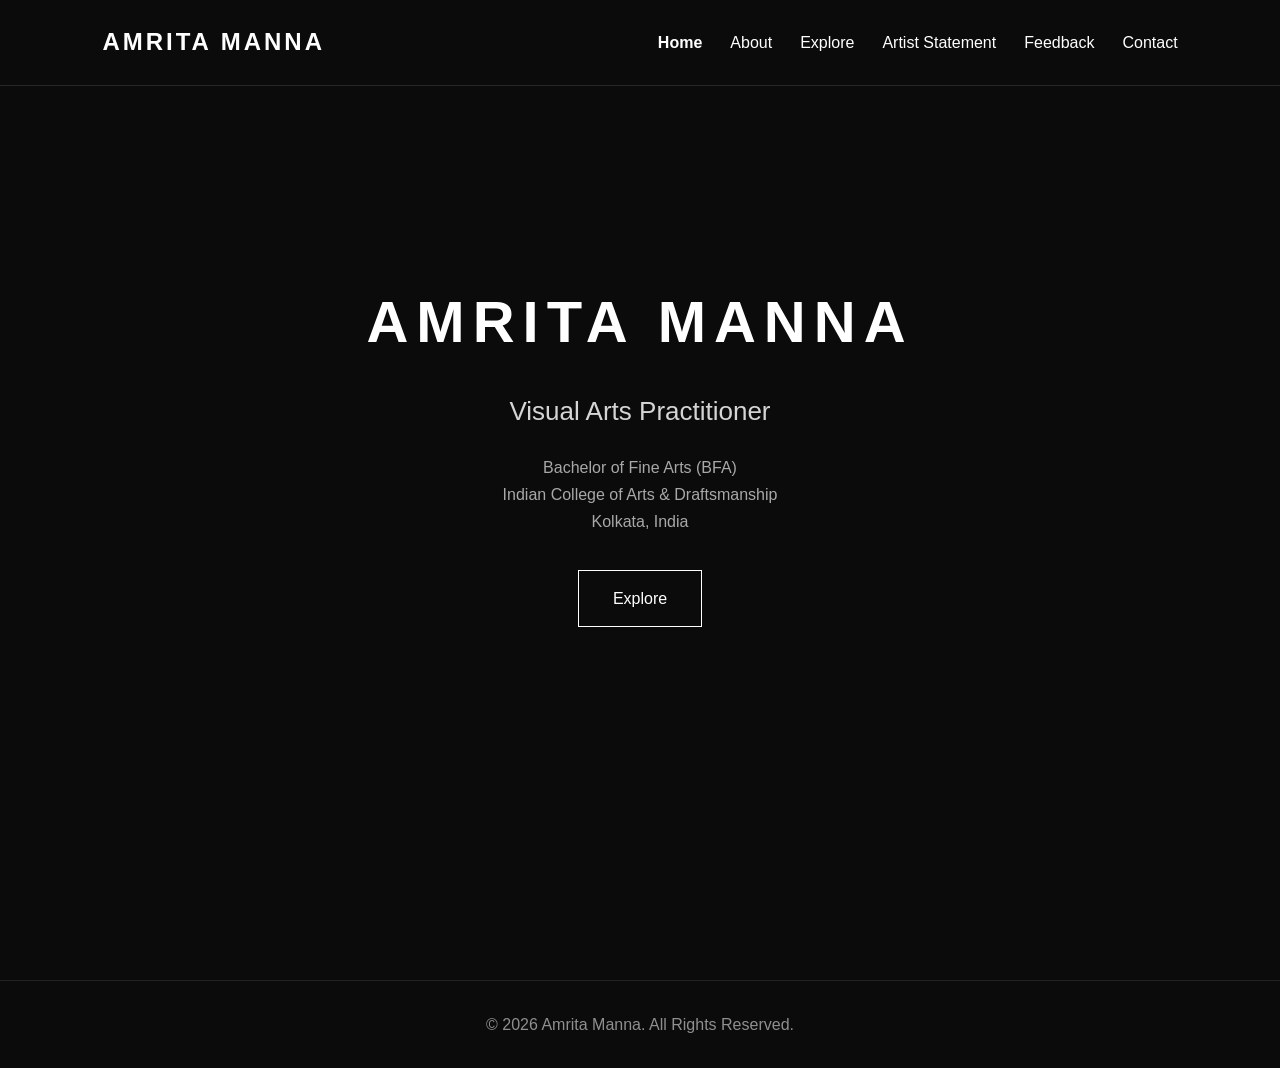
<file: index.html>
<!DOCTYPE html>
<html lang="en">

<head>

<meta charset="UTF-8">

<meta name="viewport" content="width=device-width, initial-scale=1.0">

<title>Amrita Manna | Visual Arts Practitioner</title>

<link rel="preconnect" href="https://fonts.googleapis.com">

<link rel="preconnect" href="https://fonts.gstatic.com" crossorigin>

<link href="https://fonts.googleapis.com/css2?family=Inter:wght@300;400;500;600&display=swap" rel="stylesheet">

<link rel="stylesheet" href="style.css">

</head>

<body>

<header>

<nav class="navbar">

<div class="logo">
AMRITA MANNA
</div>

<div class="menu-toggle" id="menu-toggle">
    ☰
</div>

<ul class="menu" id="menu">

<li><a href="index.html">Home</a></li>

<li><a href="about.html">About</a></li>

<li><a href="explore.html">Explore</a></li>

<li><a href="statement.html">Artist Statement</a></li>

<li><a href="feedback.html">Feedback</a></li>

<li><a href="contact.html">Contact</a></li>

</ul>

</nav>

</header>

<main>

<section class="hero">

<h1>AMRITA MANNA</h1>

<h2>Visual Arts Practitioner</h2>

<p>

Bachelor of Fine Arts (BFA)<br>

Indian College of Arts & Draftsmanship<br>

Kolkata, India

</p>

<a href="explore.html" class="btn">

Explore

</a>

</section>
</main>

<footer>

<p>

© 2026 Amrita Manna. All Rights Reserved.

</p>

</footer>

<script src="script.js"></script>
</body>

</html>
</file>
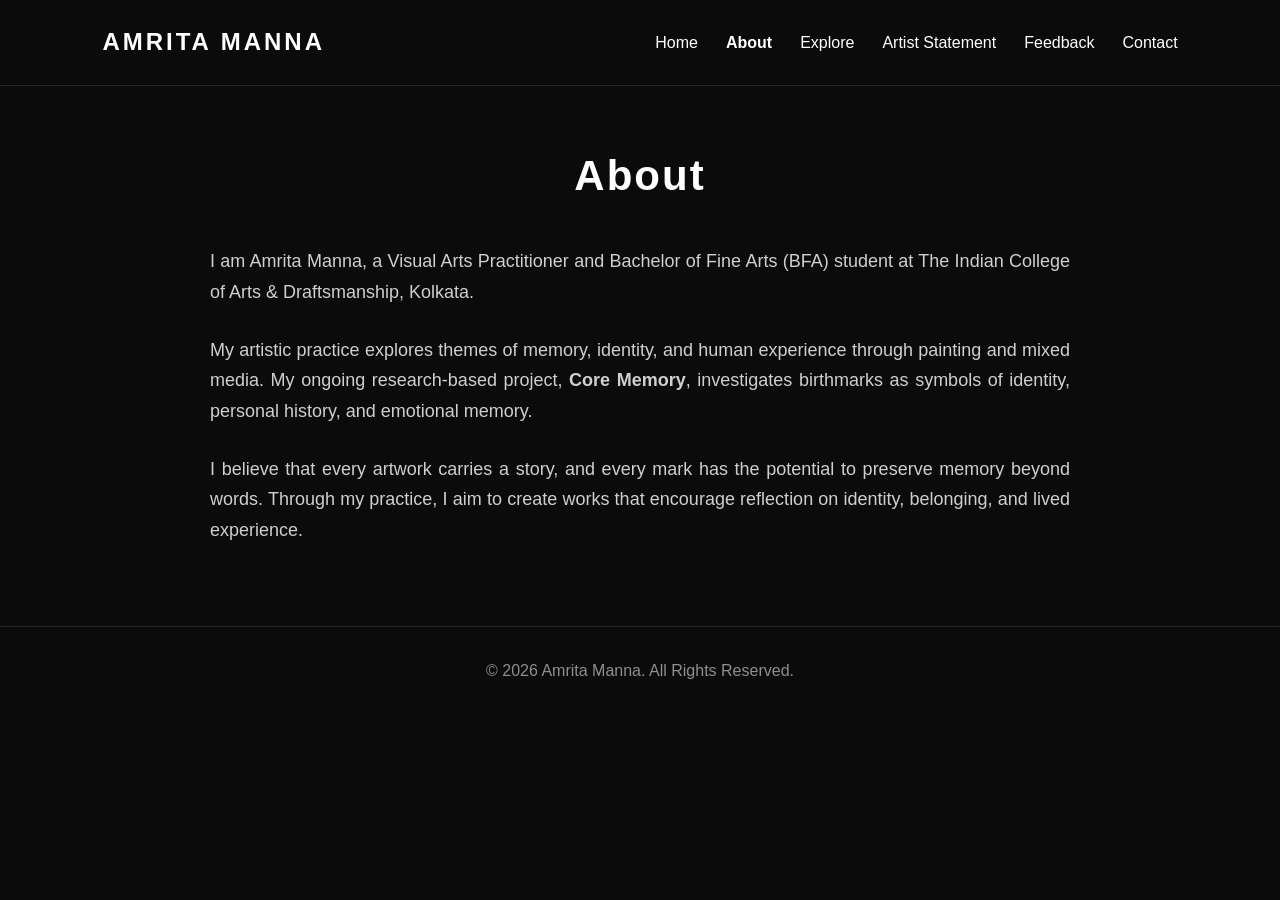
<file: about.html>
<!DOCTYPE html>
<html lang="en">

<head>

<meta charset="UTF-8">

<meta name="viewport" content="width=device-width, initial-scale=1.0">

<title>About | Amrita Manna</title>

<link rel="preconnect" href="https://fonts.googleapis.com">

<link rel="preconnect" href="https://fonts.gstatic.com" crossorigin>

<link href="https://fonts.googleapis.com/css2?family=Inter:wght@300;400;500;600&display=swap" rel="stylesheet">

<link rel="stylesheet" href="style.css">

</head>

<body>

<header>

<nav class="navbar">

<div class="logo">
AMRITA MANNA
</div>

<div class="menu-toggle" id="menu-toggle">
    ☰
</div>

<ul class="menu" id="menu">

<li><a href="index.html">Home</a></li>

<li><a href="about.html">About</a></li>

<li><a href="explore.html">Explore</a></li>

<li><a href="statement.html">Artist Statement</a></li>

<li><a href="feedback.html">Feedback</a></li>

<li><a href="contact.html">Contact</a></li>

</ul>

</nav>

</header>

<main>

<section class="about-page">

<h1>About</h1>

<p>

I am Amrita Manna, a Visual Arts Practitioner and Bachelor of Fine Arts (BFA) student at The Indian College of Arts & Draftsmanship, Kolkata.

</p>

<br>

<p>

My artistic practice explores themes of memory, identity, and human experience through painting and mixed media. My ongoing research-based project, <strong>Core Memory</strong>, investigates birthmarks as symbols of identity, personal history, and emotional memory.

</p>

<br>

<p>

I believe that every artwork carries a story, and every mark has the potential to preserve memory beyond words. Through my practice, I aim to create works that encourage reflection on identity, belonging, and lived experience.

</p>

</section>

</main><footer>

<p>

© 2026 Amrita Manna. All Rights Reserved.

</p>

</footer>

<script src="script.js"></script>

</body>

</html>
</file>
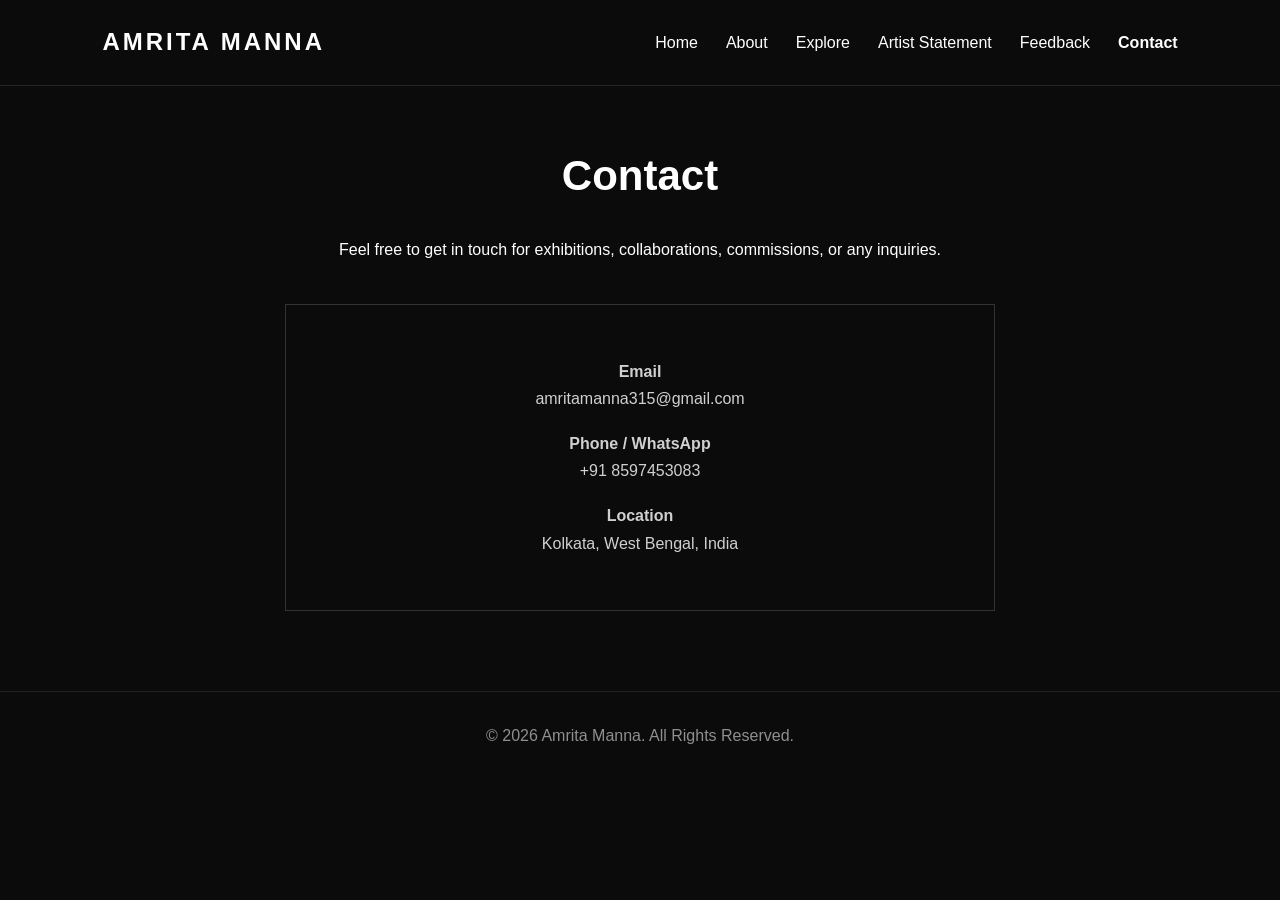
<file: contact.html>
<!DOCTYPE html>
<html lang="en">

<head>

<meta charset="UTF-8">

<meta name="viewport" content="width=device-width, initial-scale=1.0">

<title>Contact | Amrita Manna</title>

<link rel="preconnect" href="https://fonts.googleapis.com">

<link rel="preconnect" href="https://fonts.gstatic.com" crossorigin>

<link href="https://fonts.googleapis.com/css2?family=Inter:wght@300;400;500;600&display=swap" rel="stylesheet">

<link rel="stylesheet" href="style.css">

</head>

<body>

<header>

<nav class="navbar">

<div class="logo">
AMRITA MANNA
</div>
<div class="menu-toggle" id="menu-toggle">
    ☰
</div>
<ul class="menu" id="menu">

<li><a href="index.html">Home</a></li>

<li><a href="about.html">About</a></li>

<li><a href="explore.html">Explore</a></li>

<li><a href="statement.html">Artist Statement</a></li>

<li><a href="feedback.html">Feedback</a></li>

<li><a href="contact.html">Contact</a></li>

</ul>

</nav>

</header>

<main>

<section class="contact-page">

<h1>Contact</h1>

<p>
Feel free to get in touch for exhibitions, collaborations, commissions, or any inquiries.
</p>

<div class="contact-info">

<p>
<strong>Email</strong><br>
amritamanna315@gmail.com
</p>

<p>
<strong>Phone / WhatsApp</strong><br>
+91 8597453083
</p>

<p>
<strong>Location</strong><br>
Kolkata, West Bengal, India
</p>


</div>

</section>

</main><footer>

<p>

© 2026 Amrita Manna. All Rights Reserved.

</p>

</footer>

<script src="script.js"></script>

</body>

</html>
</file>
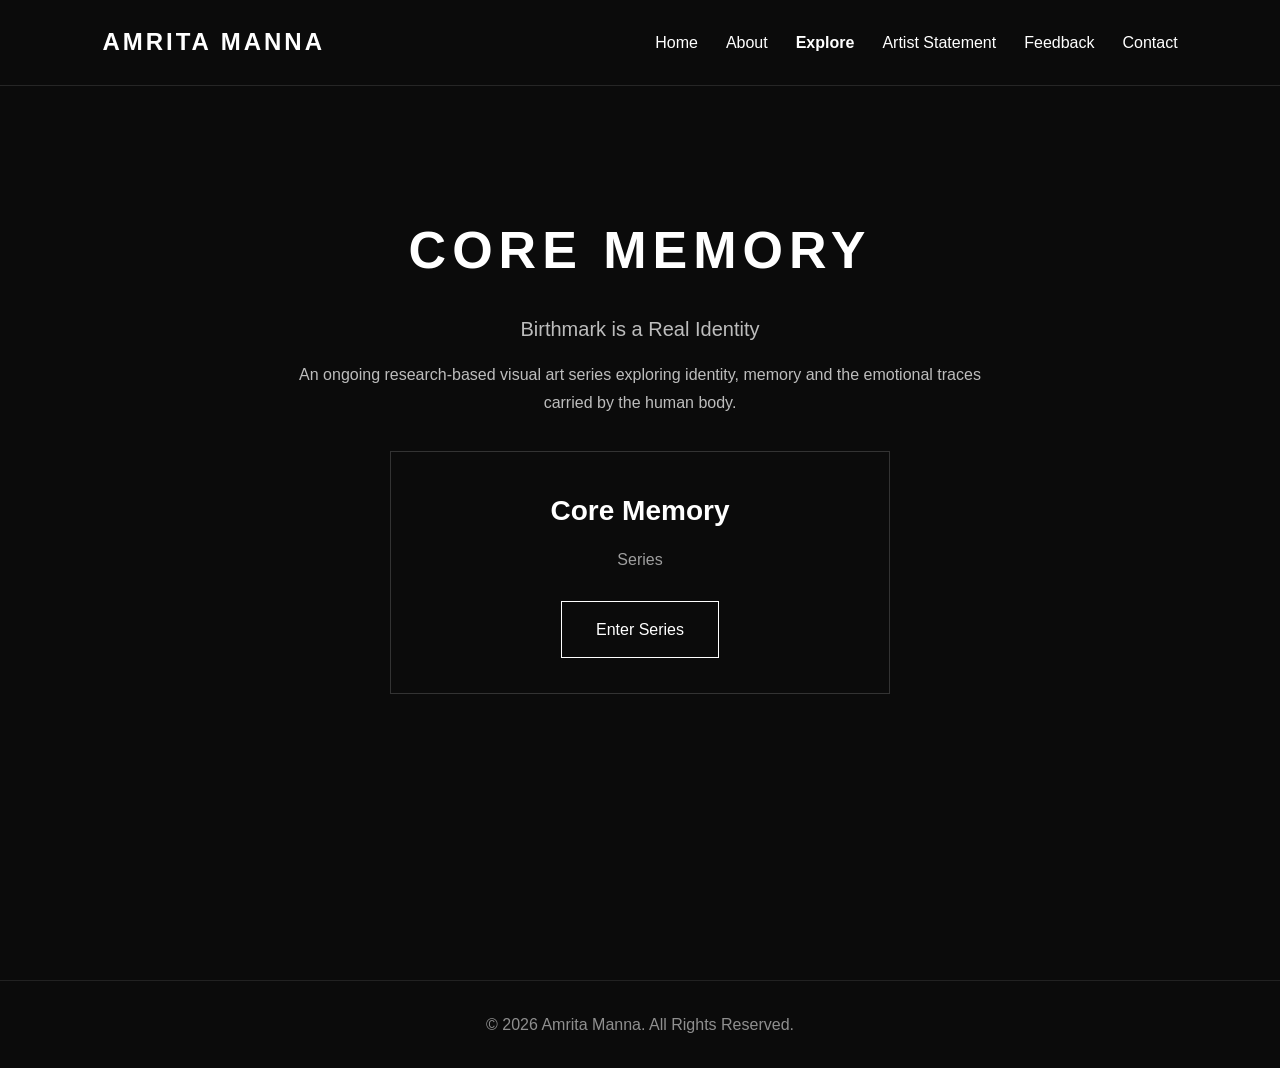
<file: explore.html>
<!DOCTYPE html>
<html lang="en">

<head>

<meta charset="UTF-8">

<meta name="viewport" content="width=device-width, initial-scale=1.0">

<title>Explore | Amrita Manna</title>

<link rel="preconnect" href="https://fonts.googleapis.com">

<link rel="preconnect" href="https://fonts.gstatic.com" crossorigin>

<link href="https://fonts.googleapis.com/css2?family=Inter:wght@300;400;500;600&display=swap" rel="stylesheet">

<link rel="stylesheet" href="style.css">

</head>

<body>

<header>

<nav class="navbar">

<div class="logo">
AMRITA MANNA
</div>
<div class="menu-toggle" id="menu-toggle">
    ☰
</div>
<ul class="menu" id="menu">

<li><a href="index.html">Home</a></li>

<li><a href="about.html">About</a></li>

<li><a href="explore.html">Explore</a></li>

<li><a href="statement.html">Artist Statement</a></li>

<li><a href="feedback.html">Feedback</a></li>

<li><a href="contact.html">Contact</a></li>

</ul>

</nav>

</header>

<main>

<section class="explore-page">

<h1>CORE MEMORY</h1>

<h2>Birthmark is a Real Identity</h2>

<p>

An ongoing research-based visual art series exploring identity, memory and the emotional traces carried by the human body.

</p>

<div class="series-card">

<h3>Core Memory</h3>

<span>Series</span>

<br><br>

<a href="identity.html" class="btn">

Enter Series

</a>

</div>

</section>

</main><footer>

<p>

© 2026 Amrita Manna. All Rights Reserved.

</p>

</footer>

<script src="script.js"></script>

</body>

</html>
</file>
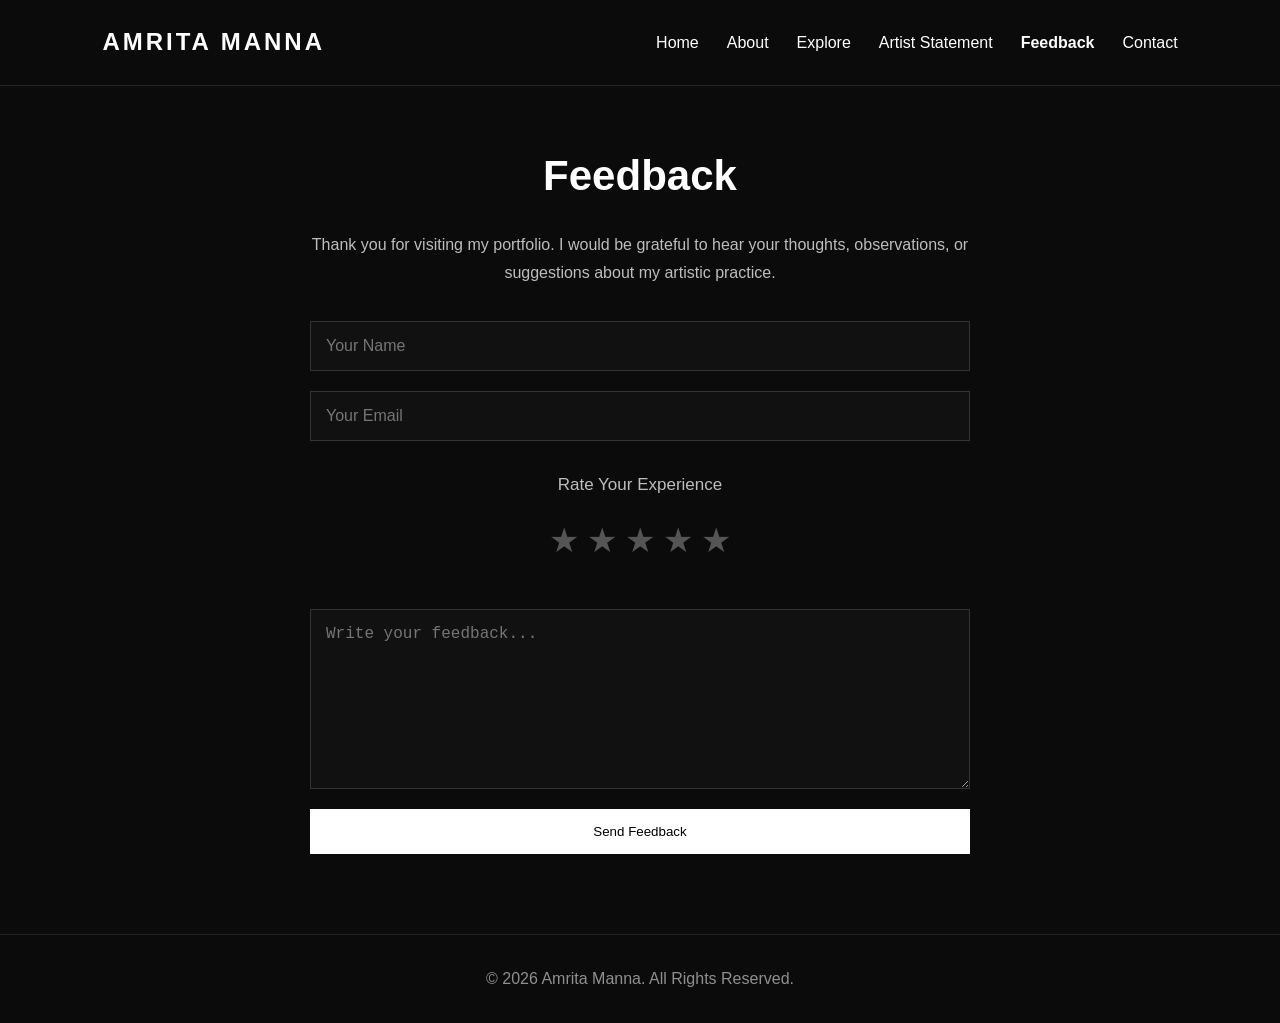
<file: feedback.html>
<!DOCTYPE html>
<html lang="en">

<head>

<meta charset="UTF-8">

<meta name="viewport" content="width=device-width, initial-scale=1.0">

<title>Feedback | Amrita Manna</title>

<link rel="preconnect" href="https://fonts.googleapis.com">

<link rel="preconnect" href="https://fonts.gstatic.com" crossorigin>

<link href="https://fonts.googleapis.com/css2?family=Inter:wght@300;400;500;600&display=swap" rel="stylesheet">

<link rel="stylesheet" href="style.css">

</head>

<body>

<header>

<nav class="navbar">

<div class="logo">

AMRITA MANNA

</div>
<div class="menu-toggle" id="menu-toggle">
    ☰
</div>
<ul class="menu" id="menu">

<li><a href="index.html">Home</a></li>

<li><a href="about.html">About</a></li>

<li><a href="explore.html">Explore</a></li>

<li><a href="statement.html">Artist Statement</a></li>

<li><a href="feedback.html">Feedback</a></li>

<li><a href="contact.html">Contact</a></li>

</ul>

</nav>

</header>

<main>

<section class="feedback-page">

<h1>Feedback</h1>

<p>

Thank you for visiting my portfolio.

I would be grateful to hear your thoughts, observations, or suggestions about my artistic practice.

</p>

<form>

<input
type="text"
placeholder="Your Name"
required>

<input
type="email"
placeholder="Your Email"
required>

<div class="rating">

<p>Rate Your Experience</p>

<div class="stars">

<input type="radio" id="star5" name="rating" value="5">
<label for="star5">★</label>

<input type="radio" id="star4" name="rating" value="4">
<label for="star4">★</label>

<input type="radio" id="star3" name="rating" value="3">
<label for="star3">★</label>

<input type="radio" id="star2" name="rating" value="2">
<label for="star2">★</label>

<input type="radio" id="star1" name="rating" value="1">
<label for="star1">★</label>

</div>

</div>

<textarea
rows="7"
placeholder="Write your feedback..."
required>
</textarea>

<button type="submit">

Send Feedback

</button>

</form>

</section>

</main><footer>

<p>
© 2026 Amrita Manna. All Rights Reserved.
</p>

</footer>

<script src="script.js"></script>

</body>

</html>
</file>
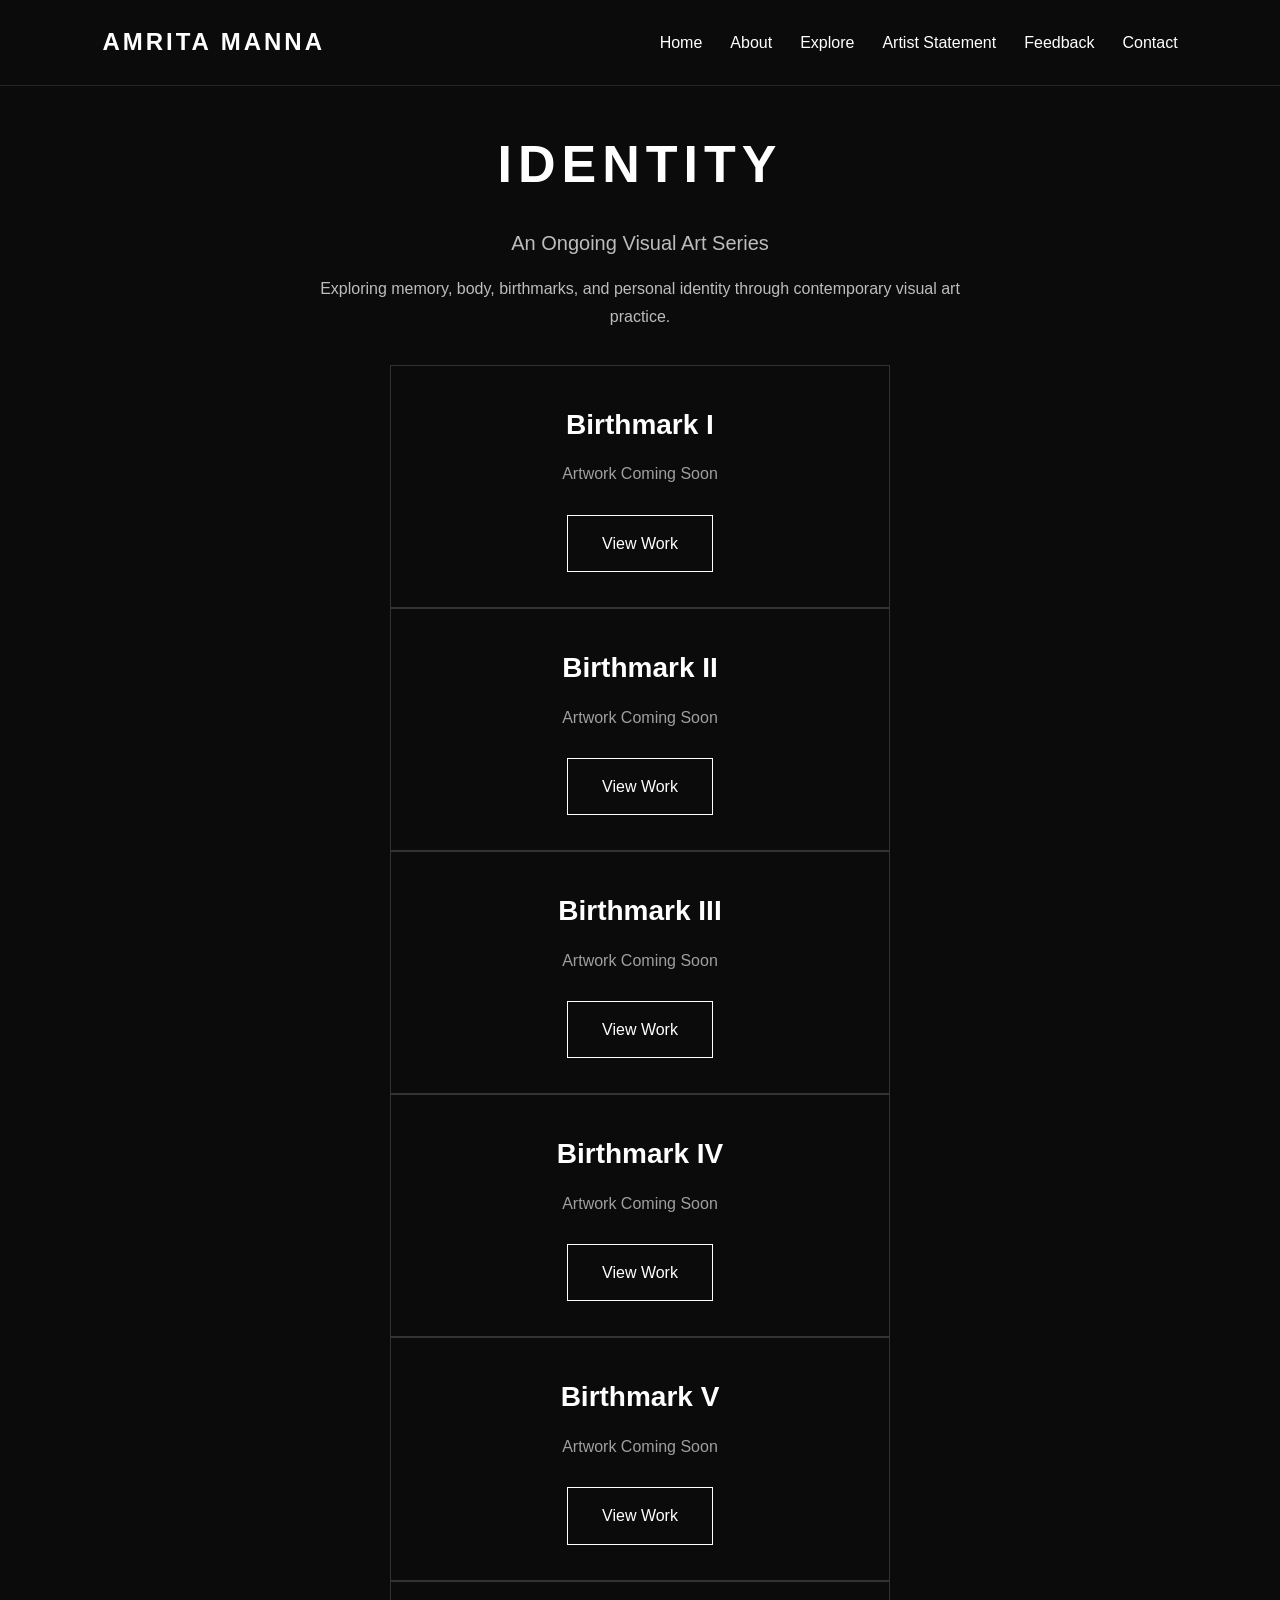
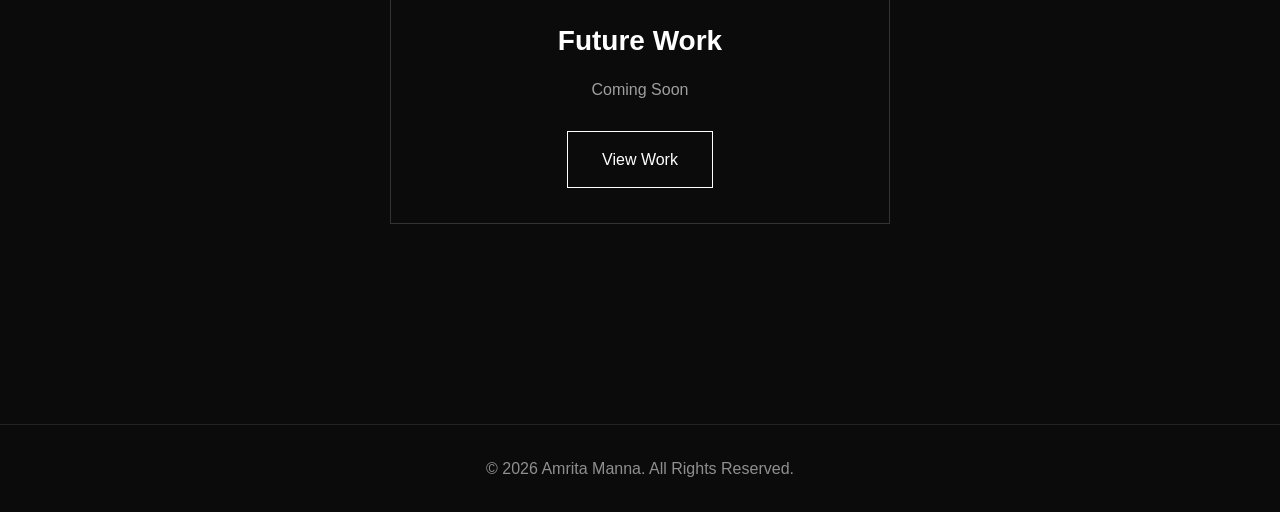
<file: identity.html>
<!DOCTYPE html>
<html lang="en">

<head>

<meta charset="UTF-8">

<meta name="viewport" content="width=device-width, initial-scale=1.0">

<title>Identity | Amrita Manna</title>

<link rel="preconnect" href="https://fonts.googleapis.com">

<link rel="preconnect" href="https://fonts.gstatic.com" crossorigin>

<link href="https://fonts.googleapis.com/css2?family=Inter:wght@300;400;500;600&display=swap" rel="stylesheet">

<link rel="stylesheet" href="style.css">

</head>

<body>

<header>

<nav class="navbar">

<div class="logo">
AMRITA MANNA
</div>

<div class="menu-toggle" id="menu-toggle">
☰
</div>

<ul class="menu" id="menu">

<li><a href="index.html">Home</a></li>

<li><a href="about.html">About</a></li>

<li><a href="explore.html">Explore</a></li>

<li><a href="statement.html">Artist Statement</a></li>

<li><a href="feedback.html">Feedback</a></li>

<li><a href="contact.html">Contact</a></li>

</ul>

</nav>

</header>

<main>

<section class="explore-page">

<h1>IDENTITY</h1>

<h2>An Ongoing Visual Art Series</h2>

<p>

Exploring memory, body, birthmarks, and personal identity through contemporary visual art practice.

</p>

<div class="series-card">

<h3>Birthmark I</h3>

<span>Artwork Coming Soon</span>

<br><br>

<a href="#" class="btn">

View Work

</a>

</div>

<div class="series-card">

<h3>Birthmark II</h3>

<span>Artwork Coming Soon</span>

<br><br>

<a href="#" class="btn">

View Work

</a>

</div><div class="series-card">

<h3>Birthmark III</h3>

<span>Artwork Coming Soon</span>

<br><br>

<a href="#" class="btn">

View Work

</a>

</div>

<div class="series-card">

<h3>Birthmark IV</h3>

<span>Artwork Coming Soon</span>

<br><br>

<a href="#" class="btn">

View Work

</a>

</div>

<div class="series-card">

<h3>Birthmark V</h3>

<span>Artwork Coming Soon</span>

<br><br>

<a href="#" class="btn">

View Work

</a>

</div>

<div class="series-card">

<h3>Future Work</h3>

<span>Coming Soon</span>

<br><br>

<a href="#" class="btn">

View Work

</a>

</div>

</section>

</main>

<footer>

<p>

© 2026 Amrita Manna. All Rights Reserved.

</p>

</footer>

<script src="script.js"></script>

</body>

</html>
</file>
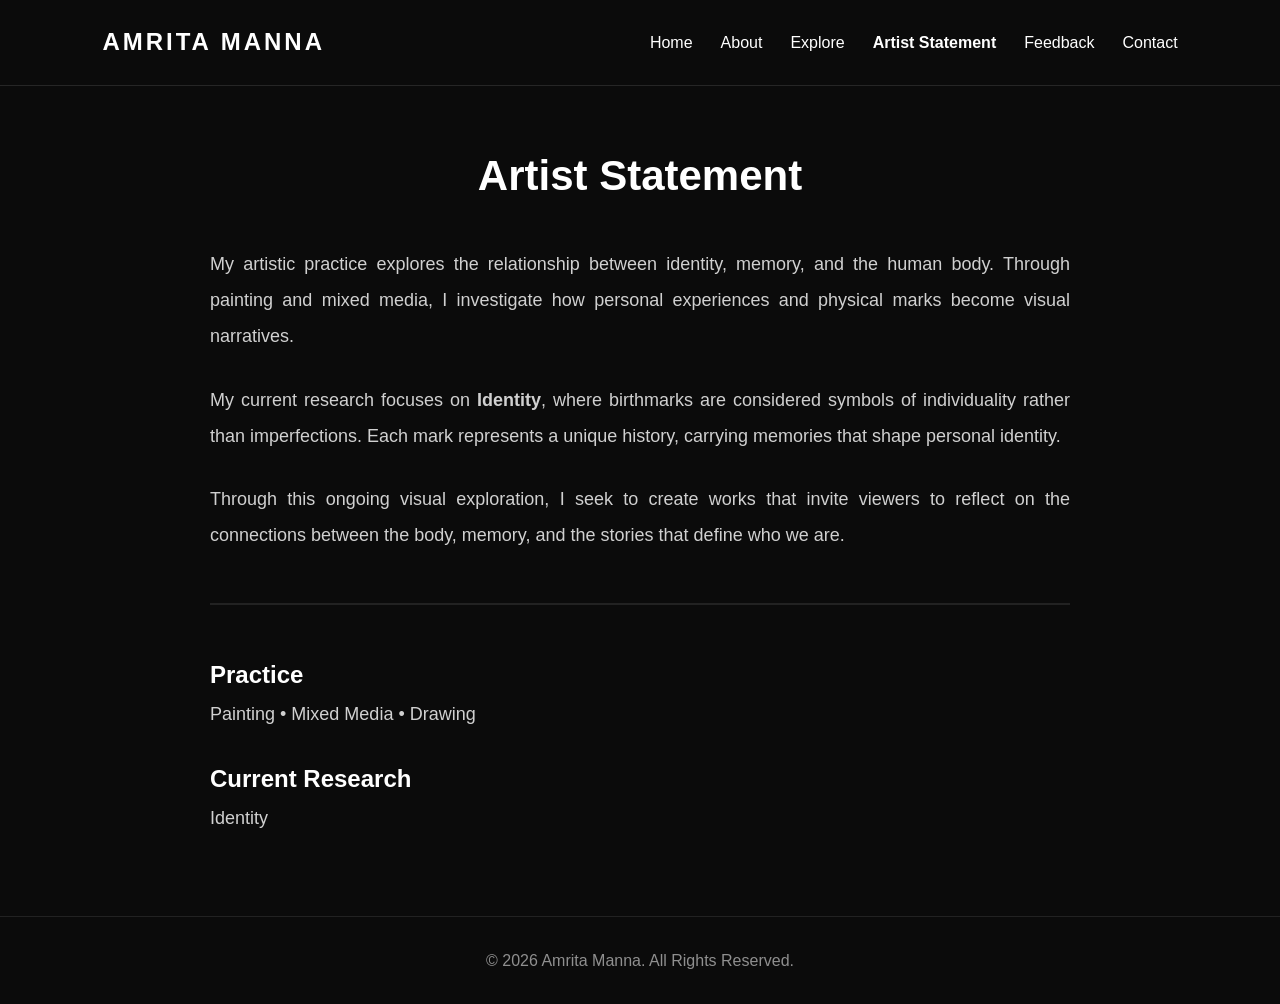
<file: statement.html>
<!DOCTYPE html>
<html lang="en">

<head>

<meta charset="UTF-8">

<meta name="viewport" content="width=device-width, initial-scale=1.0">

<title>Artist Statement | Amrita Manna</title>

<link rel="preconnect" href="https://fonts.googleapis.com">

<link rel="preconnect" href="https://fonts.gstatic.com" crossorigin>

<link href="https://fonts.googleapis.com/css2?family=Inter:wght@300;400;500;600&display=swap" rel="stylesheet">

<link rel="stylesheet" href="style.css">

</head>

<body>

<header>

<nav class="navbar">

<div class="logo">
AMRITA MANNA
</div>
<div class="menu-toggle" id="menu-toggle">
    ☰
</div>
<ul class="menu" id="menu">

<li><a href="index.html">Home</a></li>

<li><a href="about.html">About</a></li>

<li><a href="explore.html">Explore</a></li>

<li><a href="statement.html">Artist Statement</a></li>

<li><a href="feedback.html">Feedback</a></li>

<li><a href="contact.html">Contact</a></li>

</ul>

</nav>

</header>

<main>

<section class="statement-page">

<h1>Artist Statement</h1>

<p>

My artistic practice explores the relationship between identity, memory, and the human body. Through painting and mixed media, I investigate how personal experiences and physical marks become visual narratives.

</p>

<br>

<p>

My current research focuses on <strong>Identity</strong>, where birthmarks are considered symbols of individuality rather than imperfections. Each mark represents a unique history, carrying memories that shape personal identity.

</p>

<br>

<p>

Through this ongoing visual exploration, I seek to create works that invite viewers to reflect on the connections between the body, memory, and the stories that define who we are.

</p>

<hr style="margin:50px 0;border:1px solid #222;">

<h2>Practice</h2>

<p>Painting • Mixed Media • Drawing</p>

<br>

<h2>Current Research</h2>

<p>Identity</p>

</section>

</main><footer>

<p>
© 2026 Amrita Manna. All Rights Reserved.
</p>

</footer>

<script src="script.js"></script>

</body>

</html>
</file>
<file: style.css>
/* =========================
   RESET
========================= */
body{
opacity:0;
transition:.5s ease;
}
*{
    margin:0;
    padding:0;
    box-sizing:border-box;
}

html{
    scroll-behavior:smooth;
}

body{
    background:#0b0b0b;
    color:#ffffff;
    font-family:Arial, Helvetica, sans-serif;
    overflow-x:hidden;
    line-height:1.7;
}

/* =========================
   LINKS
========================= */

a{
    color:#ffffff;
    text-decoration:none;
}

/* =========================
   NAVBAR
========================= */

.navbar{
    width:100%;
    display:flex;
    justify-content:space-between;
    align-items:center;
    padding:22px 8%;
    border-bottom:1px solid #262626;
    position:fixed;
    top:0;
    left:0;
    background:#0b0b0b;
    z-index:999;
}

.logo{
    font-size:24px;
    font-weight:bold;
    letter-spacing:3px;
}

.menu{
    list-style:none;
    display:flex;
    gap:28px;
}

.menu li a{
    color:#ffffff;
    transition:.3s;
}

.menu li a:hover{
    color:#9f9f9f;
}

/* =========================
   HERO
========================= */

.hero{
    min-height:100vh;
    display:flex;
    flex-direction:column;
    justify-content:center;
    align-items:center;
    text-align:center;
    padding:20px;
}

.hero h1{
    font-size:58px;
    letter-spacing:8px;
    margin-bottom:18px;
}

.hero h2{
    font-size:26px;
    font-weight:300;
    margin-bottom:20px;
    color:#d5d5d5;
}

.hero p{
    max-width:650px;
    color:#a8a8a8;
    margin-bottom:35px;
}

.btn{
    display:inline-block;
    padding:14px 34px;
    border:1px solid #ffffff;
    color:#ffffff;
    transition:.35s;
}

.btn:hover{
    background:#ffffff;
    color:#000000;
}/* =========================
   ABOUT PAGE
========================= */

.about-page{
    max-width:900px;
    margin:140px auto 80px;
    padding:0 20px;
}

.about-page h1{
    font-size:42px;
    text-align:center;
    margin-bottom:35px;
    letter-spacing:2px;
}

.about-page p{
    font-size:18px;
    color:#cfcfcf;
    text-align:justify;
}

/* =========================
   EXPLORE PAGE
========================= */

.explore-page{
    min-height:100vh;
    display:flex;
    flex-direction:column;
    justify-content:center;
    align-items:center;
    text-align:center;
    padding:120px 20px;
}

.explore-page h1{
    font-size:52px;
    letter-spacing:6px;
    margin-bottom:18px;
}

.explore-page h2{
    font-size:20px;
    font-weight:300;
    color:#bdbdbd;
    margin-bottom:15px;
}

.explore-page p{
    max-width:700px;
    color:#bdbdbd;
    margin-bottom:35px;
}

.series-card{
    width:100%;
    max-width:500px;
    border:1px solid #333;
    padding:35px;
    transition:.3s;
}

.series-card:hover{
    border-color:#ffffff;
    transform:translateY(-6px);
}

.series-card h3{
    font-size:28px;
    margin-bottom:12px;
}

.series-card span{
    color:#9f9f9f;
}

/* =========================
   ARTIST STATEMENT
========================= */

.statement-page{
    max-width:900px;
    margin:140px auto 80px;
    padding:0 20px;
}

.statement-page h1{
    text-align:center;
    font-size:42px;
    margin-bottom:35px;
}

.statement-page p{
    color:#d0d0d0;
    text-align:justify;
    line-height:2;
    font-size:18px;
}/* =========================
   FEEDBACK PAGE
========================= */

.feedback-page{
    max-width:700px;
    margin:140px auto 80px;
    padding:0 20px;
}

.feedback-page h1{
    text-align:center;
    font-size:42px;
    margin-bottom:20px;
}

.feedback-page p{
    text-align:center;
    color:#bdbdbd;
    margin-bottom:35px;
}

.feedback-page form{
    display:flex;
    flex-direction:column;
    gap:20px;
}

.feedback-page input,
.feedback-page textarea{
    width:100%;
    padding:15px;
    background:#111;
    color:#fff;
    border:1px solid #333;
    outline:none;
    font-size:16px;
}

.feedback-page textarea{
    resize:vertical;
    min-height:180px;
}

.feedback-page button{
    padding:15px;
    background:#fff;
    color:#000;
    border:none;
    cursor:pointer;
    transition:.3s;
}

.feedback-page button:hover{
    background:#d9d9d9;
}

/* =========================
   CONTACT PAGE
========================= */

.contact-page{
    max-width:750px;
    margin:140px auto 80px;
    padding:0 20px;
    text-align:center;
}

.contact-page h1{
    font-size:42px;
    margin-bottom:25px;
}

.contact-info{
    margin-top:40px;
    border:1px solid #333;
    padding:35px 25px;
}

.contact-info p{
    margin:18px 0;
    color:#d0d0d0;

    /* Gmail, WhatsApp যেন বাইরে না যায় */
    overflow-wrap:anywhere;
    word-break:break-word;
}

/* =========================
   FOOTER
========================= */

footer{
    margin-top:80px;
    padding:30px 20px;
    text-align:center;
    border-top:1px solid #222;
    color:#8f8f8f;
}

/* =========================
   MOBILE RESPONSIVE
========================= */

@media(max-width:768px){

.navbar{
    flex-direction:column;
    gap:20px;
    padding:20px;
}

.logo{
    font-size:22px;
}

.menu{
    flex-direction:column;
    gap:14px;
    align-items:center;
}

.hero{
    padding:120px 20px 60px;
}

.hero h1{
    font-size:34px;
    letter-spacing:3px;
}

.hero h2{
    font-size:20px;
}

.hero p{
    font-size:15px;
}

.about-page,
.statement-page,
.feedback-page,
.contact-page,
.explore-page{
    margin-top:180px;
}

.about-page h1,
.statement-page h1,
.feedback-page h1,
.contact-page h1,
.explore-page h1{
    font-size:32px;
}

.series-card{
    padding:25px;
}

.btn{
    width:100%;
    max-width:240px;
}

}/* Mobile Fix */

@media screen and (max-width:768px){

.navbar{
display:flex;
flex-direction:column;
justify-content:center;
align-items:center;
padding:20px;
}

.menu{
display:flex;
flex-direction:column;
align-items:center;
gap:15px;
margin-top:20px;
}

.explore-page{
padding-top:260px;
}

.about-page,
.statement-page,
.feedback-page,
.contact-page{
padding-top:260px;
}

}/* Rating */

.rating{
margin:10px 0 20px;
text-align:center;
}

.rating p{
margin-bottom:12px;
font-size:17px;
}

.stars{
display:flex;
justify-content:center;
flex-direction:row-reverse;
gap:8px;
}

.stars input{
display:none;
}

.stars label{
font-size:34px;
color:#555;
cursor:pointer;
transition:.3s;
}

.stars label:hover,
.stars label:hover ~ label,
.stars input:checked ~ label{
color:#FFD700;
}/* Hamburger Menu */

.menu-toggle{
    display:none;
    font-size:30px;
    cursor:pointer;
    color:#fff;
    margin-right:auto;
}

@media (max-width:768px){

.menu-toggle{
    display:block;
}

.menu{
    display:none;
    flex-direction:column;
    width:100%;
    text-align:center;
    margin-top:20px;
    gap:18px;
}

.menu.active{
    display:flex;
}

.navbar{
    display:flex;
    align-items:center;
    justify-content:flex-start;
    gap:20px;
}

.hero,
.about-page,
.explore-page,
.statement-page,
.feedback-page,
.contact-page{
    margin-top:100px;
}

}
</file>
